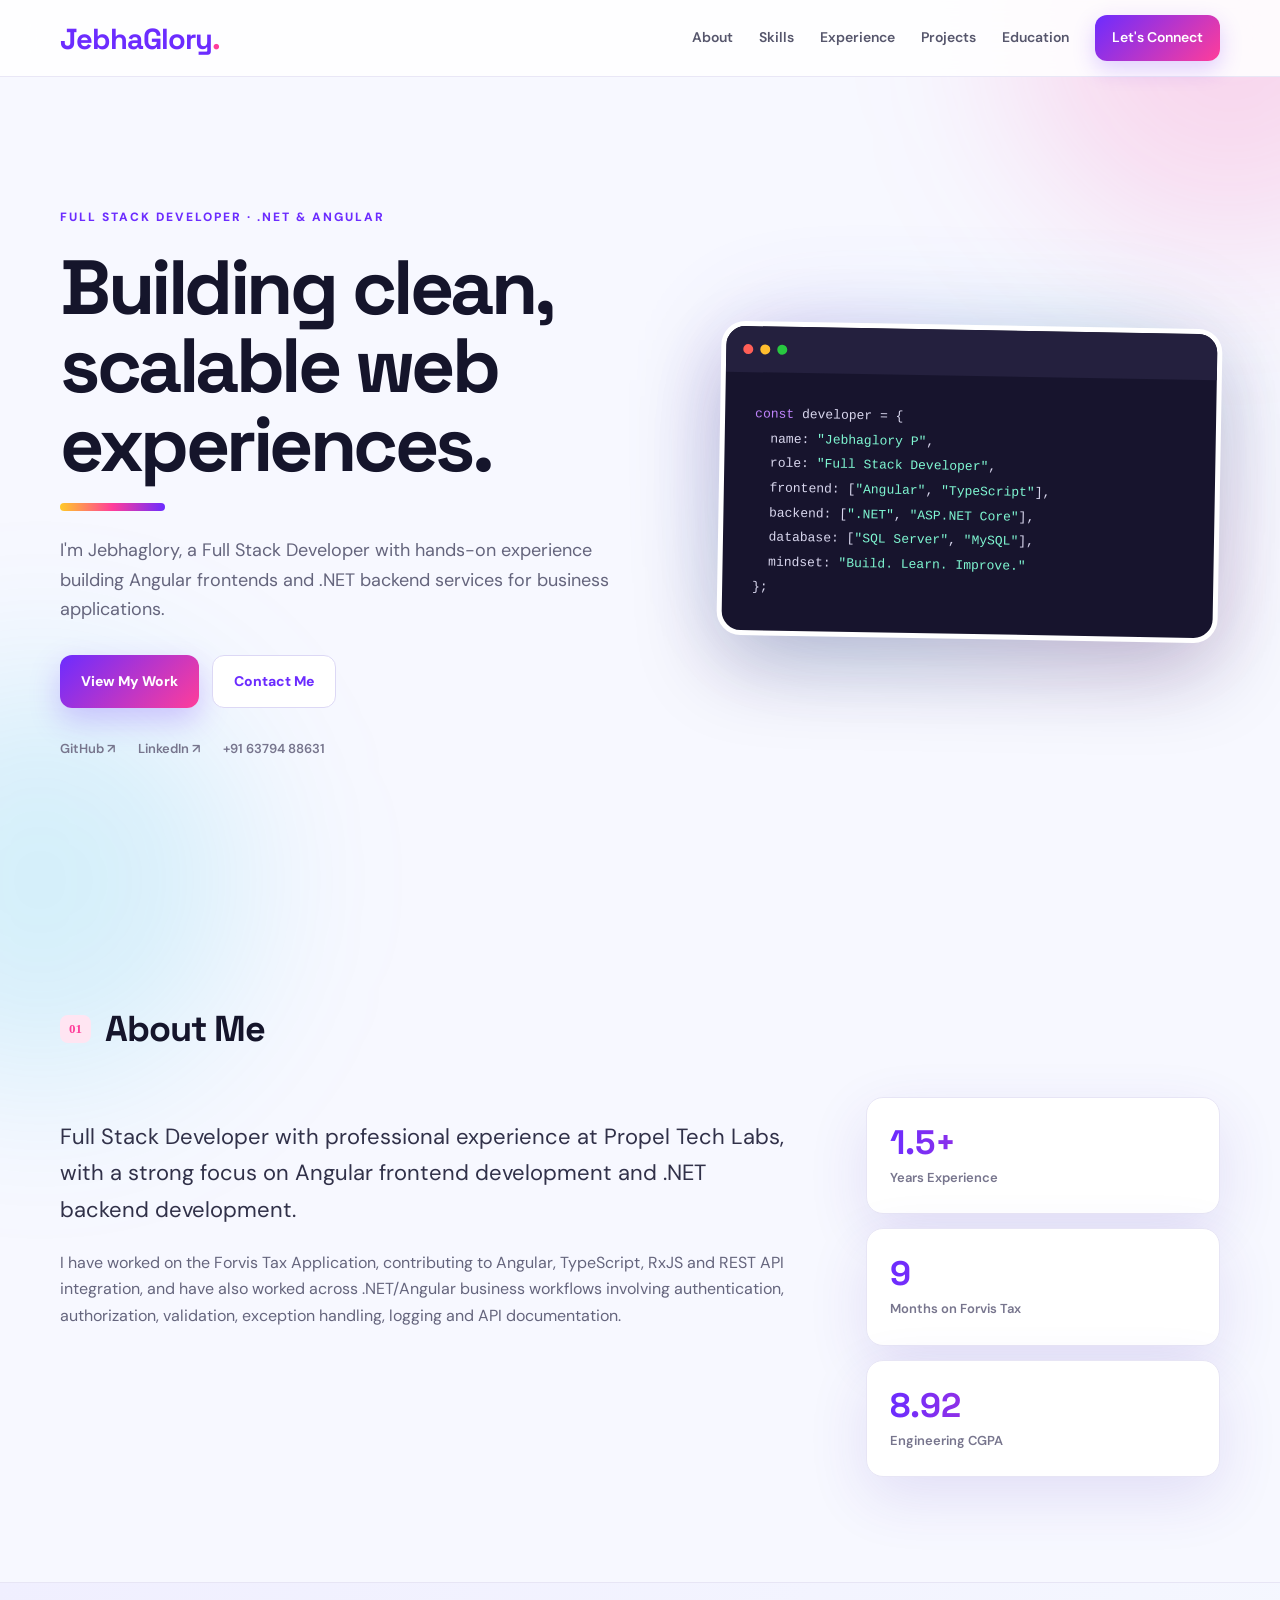
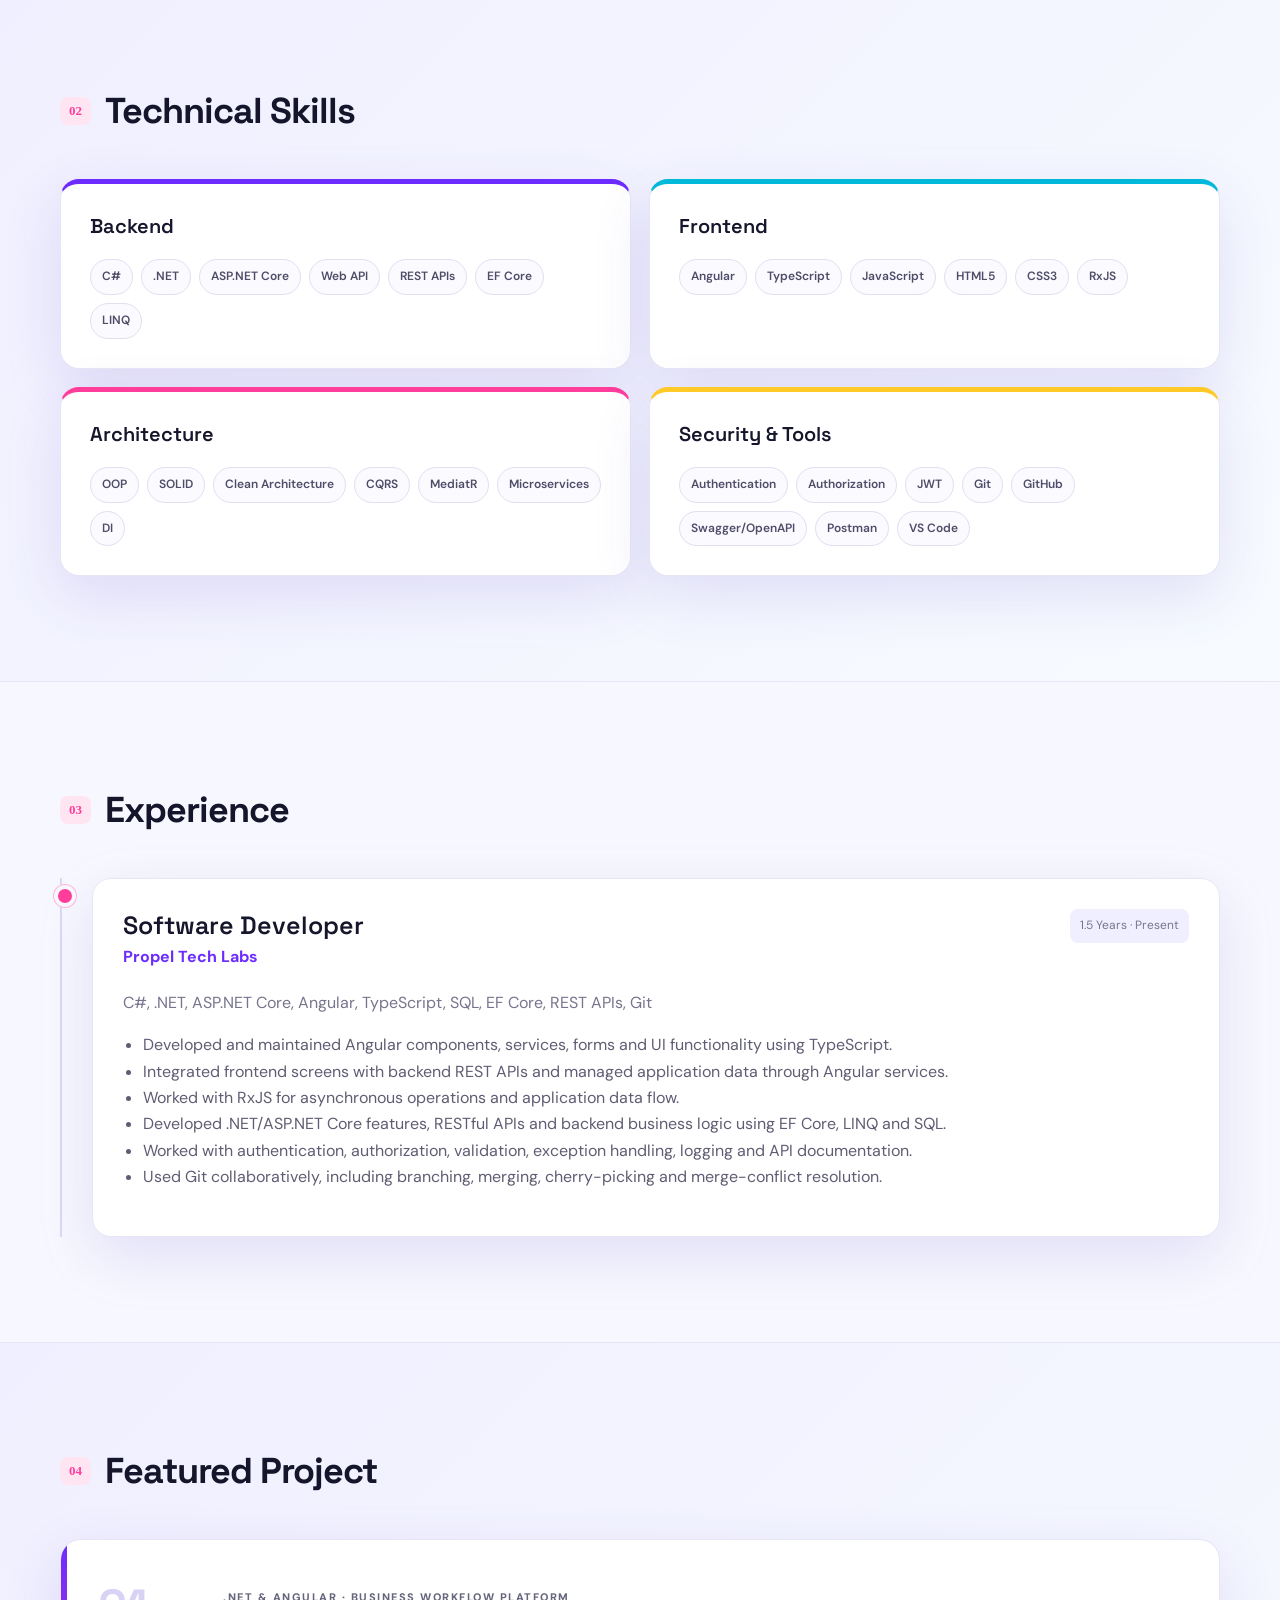
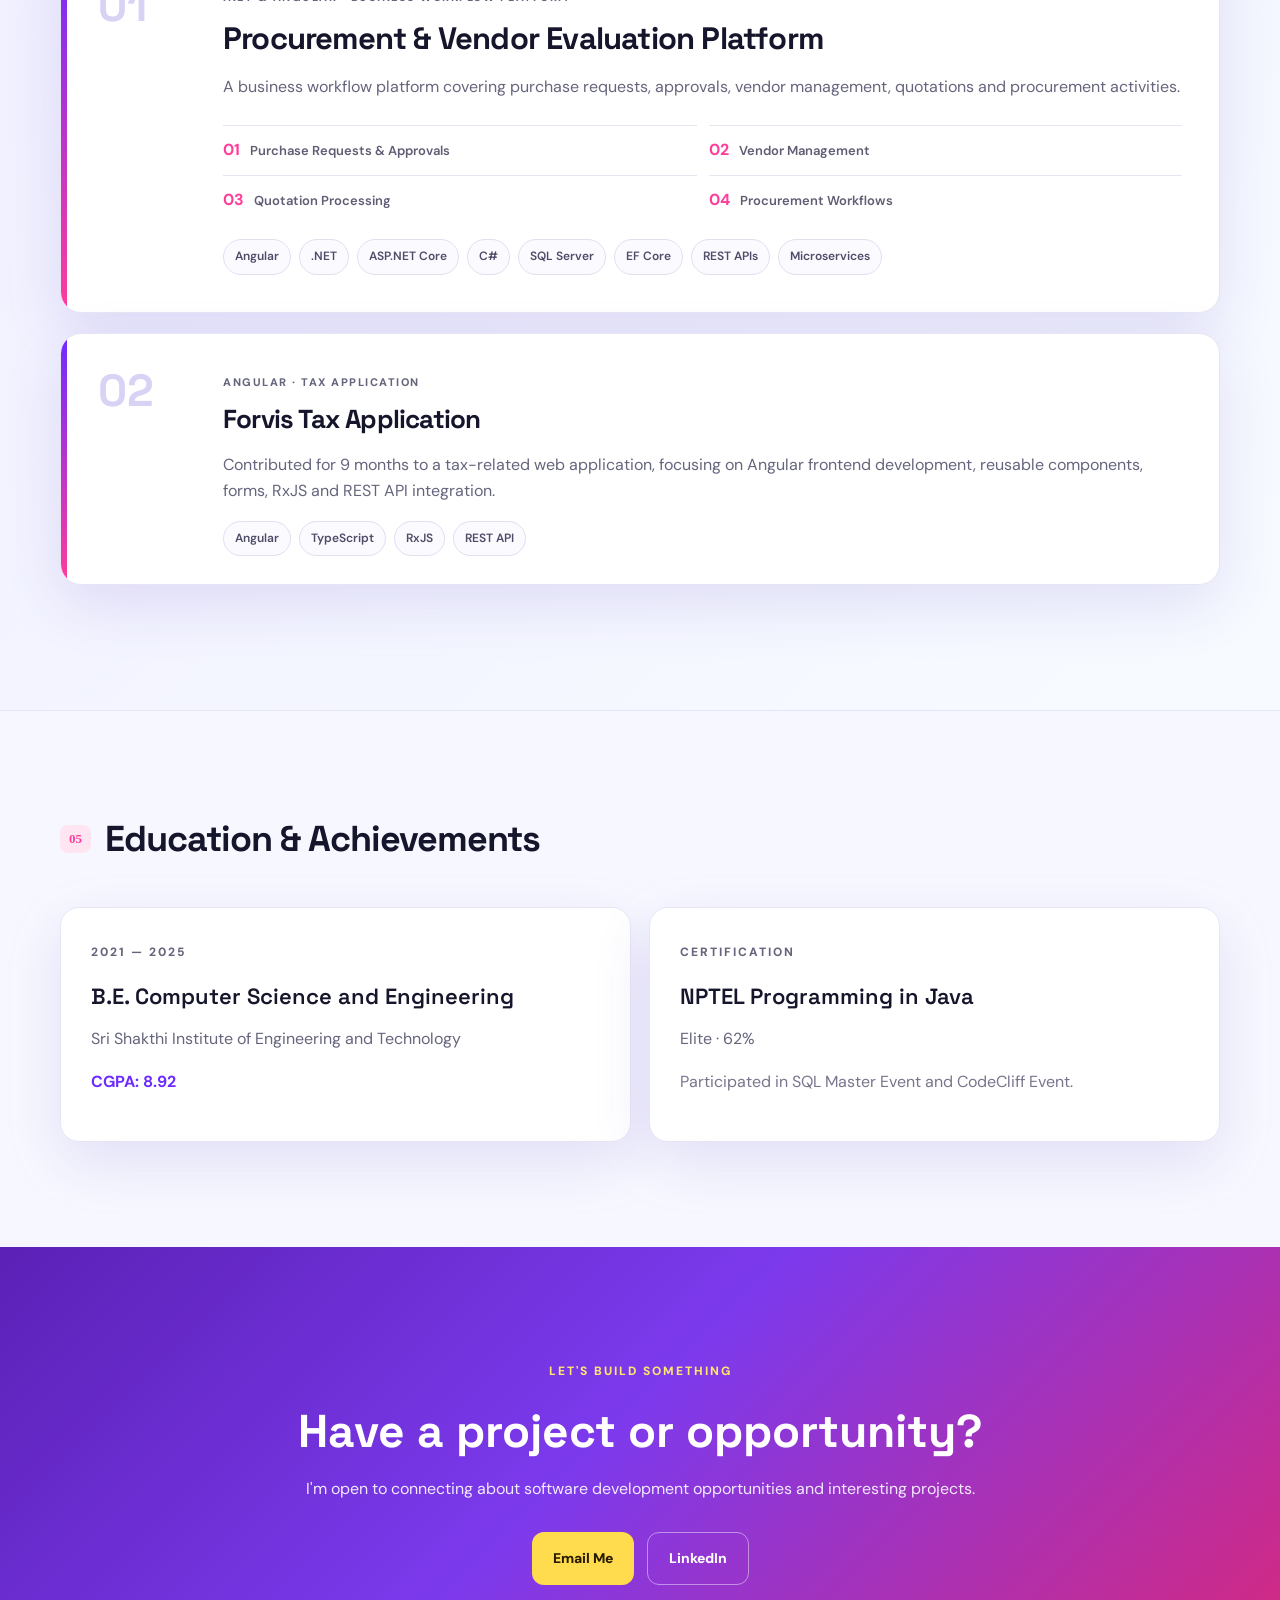
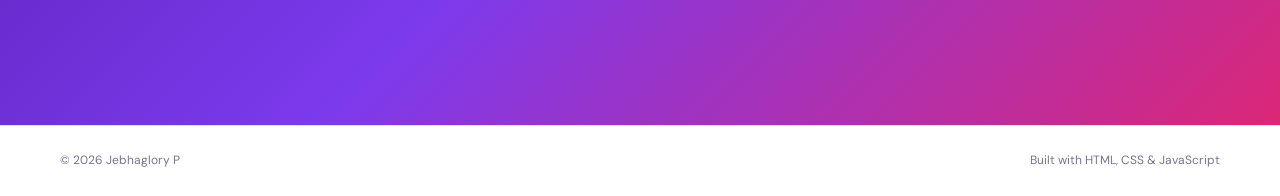
<file: index.html>
<!DOCTYPE html>
<html lang="en">
<head>
  <meta charset="UTF-8" />
  <meta name="viewport" content="width=device-width, initial-scale=1.0" />
  <meta name="description" content="Jebhaglory P — Full Stack Developer specializing in .NET and Angular." />
  <title>Jebhaglory P | Full Stack Developer</title>
  <link rel="preconnect" href="https://fonts.googleapis.com">
  <link rel="preconnect" href="https://fonts.gstatic.com" crossorigin>
  <link href="https://fonts.googleapis.com/css2?family=Inter:wght@400;500;600;700;800&family=Space+Grotesk:wght@500;600;700&display=swap" rel="stylesheet">
  <style>
@import url('https://fonts.googleapis.com/css2?family=DM+Sans:wght@400;500;600;700&family=Space+Grotesk:wght@500;600;700&display=swap');

:root{
  --bg:#f7f8ff; --surface:#fff; --text:#15152b; --muted:#65657d;
  --purple:#6c2cff; --cyan:#00b8d9; --pink:#ff3d9a; --yellow:#ffca28;
  --border:#e7e5f5; --shadow:0 20px 60px rgba(76,44,180,.12);
}
*{box-sizing:border-box}
html{scroll-behavior:smooth}
body{margin:0;font-family:"DM Sans",system-ui,sans-serif;background:var(--bg);color:var(--text);line-height:1.65;overflow-x:hidden}
body:before,body:after{content:"";position:fixed;border-radius:50%;pointer-events:none;z-index:-1;filter:blur(85px)}
body:before{width:420px;height:420px;top:-180px;right:-160px;background:rgba(255,61,154,.18)}
body:after{width:400px;height:400px;bottom:-180px;left:-160px;background:rgba(0,184,217,.14)}
a{text-decoration:none;color:inherit}
.container{width:min(1160px,92%);margin:auto}

.nav-wrap{position:sticky;top:0;z-index:50;background:rgba(255,255,255,.86);backdrop-filter:blur(18px);border-bottom:1px solid rgba(231,229,245,.9)}
.nav{height:76px;display:flex;align-items:center;justify-content:space-between}
.logo{font:700 29px "Space Grotesk";color:var(--purple);letter-spacing:-1px}.logo span{color:var(--pink)}
.nav-links{display:flex;align-items:center;gap:26px;font-size:14px;font-weight:600;color:#56566c}
.nav-links a{transition:.2s}.nav-links a:hover{color:var(--purple)}
.nav-cta{color:#fff!important;background:linear-gradient(135deg,var(--purple),var(--pink));padding:11px 17px;border-radius:12px;box-shadow:0 8px 22px rgba(108,44,255,.22)}
.menu-btn{display:none;background:none;border:0;color:var(--text);font-size:25px}

.hero{min-height:calc(100vh - 76px);display:grid;grid-template-columns:1.08fr .92fr;gap:70px;align-items:center;padding:70px 0 85px}
.eyebrow{display:inline-block;margin:0 0 12px;font-size:12px;letter-spacing:2px;font-weight:800;color:var(--purple)}
.hero h1{font:700 clamp(46px,6vw,78px)/1.02 "Space Grotesk";letter-spacing:-3.5px;margin:8px 0 25px;max-width:780px}
.hero h1:after{content:"";display:block;width:105px;height:8px;margin-top:20px;border-radius:20px;background:linear-gradient(90deg,var(--yellow),var(--pink),var(--purple))}
.hero-text{font-size:18px;color:var(--muted);max-width:650px}
.hero-actions{display:flex;gap:13px;margin:30px 0}
.btn{display:inline-flex;align-items:center;justify-content:center;padding:14px 21px;border-radius:12px;font-weight:800;font-size:14px;transition:.2s}
.btn:hover{transform:translateY(-3px)}
.primary{color:#fff;background:linear-gradient(135deg,var(--purple),var(--pink));box-shadow:0 12px 30px rgba(108,44,255,.25)}
.secondary{color:var(--purple);background:#fff;border:1px solid #dcd8f5}
.quick-links{display:flex;gap:23px;flex-wrap:wrap;color:#77758d;font-size:13px;font-weight:600}.quick-links a:hover{color:var(--pink)}

.hero-card{position:relative}.glow{position:absolute;inset:5%;background:linear-gradient(135deg,rgba(108,44,255,.35),rgba(0,184,217,.25),rgba(255,61,154,.28));filter:blur(60px);opacity:.7}
.code-card{position:relative;background:#17142d;border-radius:24px;overflow:hidden;box-shadow:0 30px 80px rgba(34,20,86,.25);transform:rotate(1deg);border:5px solid #fff}
.code-top{height:46px;display:flex;gap:7px;align-items:center;padding:0 17px;background:#24203e}
.code-top span{width:10px;height:10px;border-radius:50%}.code-top span:nth-child(1){background:#ff5f57}.code-top span:nth-child(2){background:#ffbd2e}.code-top span:nth-child(3){background:#28c840}
.code-card pre{margin:0;padding:30px;font:13px/1.9 ui-monospace,SFMono-Regular,Consolas,monospace;color:#d9d7ee;white-space:pre-wrap}.kw{color:#c084fc}.str{color:#7ff7d2}

.section{padding:105px 0}.section-alt{background:linear-gradient(135deg,#f0efff 0%,#f7fbff 100%);border-top:1px solid var(--border);border-bottom:1px solid var(--border)}
.section-heading{display:flex;align-items:center;gap:14px;margin-bottom:45px}.section-heading span{color:var(--pink);font:800 13px ui-monospace;background:#ffe5f2;padding:6px 9px;border-radius:8px}.section-heading h2{font:700 36px "Space Grotesk";margin:0;letter-spacing:-1px}
.about-grid{display:grid;grid-template-columns:1.35fr .65fr;gap:70px}.about-grid p{color:var(--muted)}.about-grid .lead{font-size:22px;color:#313149}
.stats{display:grid;grid-template-columns:1fr;gap:14px}.stat{padding:23px;border-radius:17px;background:#fff;border:1px solid var(--border);box-shadow:var(--shadow)}
.stat strong{display:block;font:700 34px "Space Grotesk";background:linear-gradient(90deg,var(--purple),var(--pink));-webkit-background-clip:text;background-clip:text;color:transparent}.stat span{font-size:13px;color:#77758d;font-weight:600}

.skill-grid{display:grid;grid-template-columns:repeat(2,1fr);gap:18px}.skill-card{padding:29px;border-radius:19px;background:#fff;border:1px solid var(--border);box-shadow:var(--shadow);transition:.2s}.skill-card:hover{transform:translateY(-5px);border-color:#cfc8fa}
.skill-card:nth-child(1){border-top:5px solid var(--purple)}.skill-card:nth-child(2){border-top:5px solid var(--cyan)}.skill-card:nth-child(3){border-top:5px solid var(--pink)}.skill-card:nth-child(4){border-top:5px solid var(--yellow)}
.skill-card h3{margin-top:0;font:600 20px "Space Grotesk"}.tags{display:flex;flex-wrap:wrap;gap:8px}.tags span{font-size:12px;color:#4f4c68;border:1px solid #e1dff0;padding:7px 11px;border-radius:999px;background:#fafaff;font-weight:600}

.timeline{border-left:2px solid #dcd8f5;padding-left:30px}.timeline-item{position:relative}.timeline-dot{position:absolute;left:-38px;top:7px;width:14px;height:14px;border-radius:50%;background:var(--pink);border:4px solid var(--bg);box-sizing:content-box;box-shadow:0 0 0 1px #ffb5d8}
.timeline-content{background:#fff;border:1px solid var(--border);padding:30px;border-radius:19px;box-shadow:var(--shadow)}.role-head{display:flex;justify-content:space-between;gap:20px;align-items:start}.role-head h3{font:600 25px "Space Grotesk";margin:0}.role-head p{margin:3px 0;color:var(--purple);font-weight:700}.role-head>span{font-size:12px;color:#77758d;background:#f0efff;padding:7px 10px;border-radius:8px;white-space:nowrap}.muted{color:#77758d!important}.timeline-content ul{color:#5f5d73;padding-left:20px}

.project-card{display:grid;grid-template-columns:100px 1fr;gap:25px;padding:37px;border-radius:21px;background:#fff;border:1px solid var(--border);box-shadow:var(--shadow);margin-bottom:20px;overflow:hidden;position:relative}
.project-card:before{content:"";position:absolute;left:0;top:0;bottom:0;width:6px;background:linear-gradient(var(--purple),var(--pink))}
.project-card:nth-of-type(3):before{background:linear-gradient(var(--cyan),var(--purple))}
.project-number{font:700 45px "Space Grotesk";color:#d8d3f5}.project-label{font-size:11px;letter-spacing:1.5px;color:var(--purple);font-weight:800}.project-body h3{font:700 31px "Space Grotesk";margin:6px 0 12px;letter-spacing:-.8px}.project-body>p{color:var(--muted)}
.project-features{display:grid;grid-template-columns:repeat(2,1fr);gap:12px;margin:25px 0}.project-features div{border-top:1px solid #e8e5f3;padding-top:11px}.project-features strong{color:var(--pink);margin-right:10px}.project-features span{font-size:13px;color:#5f5d73;font-weight:600}.secondary-project{padding-top:28px;padding-bottom:28px}.secondary-project .project-body h3{font-size:26px}

.edu-grid{display:grid;grid-template-columns:1fr 1fr;gap:18px}.edu-card{padding:30px;border-radius:19px;background:#fff;border:1px solid var(--border);box-shadow:var(--shadow)}.edu-card h3{font:600 22px "Space Grotesk";margin:7px 0}.edu-card p{color:var(--muted)}.edu-card strong{color:var(--purple)}
.contact-section{padding:110px 0;background:linear-gradient(135deg,#5b21b6 0%,#7c3aed 45%,#db2777 100%);color:#fff}.contact-box{text-align:center}.contact-box .eyebrow{color:#ffe66d}.contact-box h2{font:700 46px "Space Grotesk";margin:8px 0}.contact-box>p:not(.eyebrow){color:#f2eaff}.contact-box .hero-actions{justify-content:center}.contact-box .primary{background:#ffdc4d;color:#281b00;box-shadow:none}.contact-box .secondary{background:transparent;color:#fff;border-color:rgba(255,255,255,.45)}
footer{border-top:1px solid #dedbed;background:#fff;color:#77758d;font-size:12px}.footer-inner{height:70px;display:flex;justify-content:space-between;align-items:center}

@media(max-width:800px){
.nav-links{display:none;position:absolute;top:76px;left:0;right:0;background:#fff;padding:20px;flex-direction:column;align-items:flex-start;border-bottom:1px solid var(--border)}.nav-links.open{display:flex}.menu-btn{display:block}
.hero{grid-template-columns:1fr;gap:25px;padding-top:55px}.hero h1{letter-spacing:-2px}.about-grid,.skill-grid,.edu-grid{grid-template-columns:1fr}.stats{grid-template-columns:repeat(3,1fr)}
.project-card{grid-template-columns:1fr}.project-number{display:none}.role-head{flex-direction:column}.project-features{grid-template-columns:1fr}
}
@media(max-width:520px){.stats{grid-template-columns:1fr}.hero-actions{flex-wrap:wrap}.hero h1{font-size:45px}.section{padding:75px 0}.contact-box h2{font-size:36px}}

.reveal{opacity:0;transform:translateY(18px);transition:opacity .65s ease,transform .65s ease}.reveal.visible{opacity:1;transform:translateY(0)}

</style>
</head>
<body>
  <header class="nav-wrap">
    <nav class="nav container">
      <a class="logo" href="#home">JebhaGlory<span>.</span></a>
      <button class="menu-btn" aria-label="Toggle menu">☰</button>
      <div class="nav-links">
        <a href="#about">About</a>
        <a href="#skills">Skills</a>
        <a href="#experience">Experience</a>
        <a href="#projects">Projects</a>
        <a href="#education">Education</a>
        <a class="nav-cta" href="mailto:jebhaglory.p@gmail.com">Let's Connect</a>
      </div>
    </nav>
  </header>

  <main id="home">
    <section class="hero container">
      <div class="hero-copy">
        <p class="eyebrow">FULL STACK DEVELOPER · .NET & ANGULAR</p>
        <h1>Building clean, scalable web experiences.</h1>
        <p class="hero-text">
          I'm Jebhaglory, a Full Stack Developer with hands-on experience building
          Angular frontends and .NET backend services for business applications.
        </p>
        <div class="hero-actions">
          <a class="btn primary" href="#projects">View My Work</a>
          <a class="btn secondary" href="mailto:jebhaglory.p@gmail.com">Contact Me</a>
        </div>
        <div class="quick-links">
          <a href="https://github.com/Jebhaglory" target="_blank" rel="noopener">GitHub ↗</a>
          <a href="https://linkedin.com/in/jebha-glory-a1490b236" target="_blank" rel="noopener">LinkedIn ↗</a>
          <a href="tel:+916379488631">+91 63794 88631</a>
        </div>
      </div>
      <div class="hero-card">
        <div class="glow"></div>
        <div class="code-card">
          <div class="code-top"><span></span><span></span><span></span></div>
          <pre><code><span class="kw">const</span> developer = {
  name: <span class="str">"Jebhaglory P"</span>,
  role: <span class="str">"Full Stack Developer"</span>,
  frontend: [<span class="str">"Angular"</span>, <span class="str">"TypeScript"</span>],
  backend: [<span class="str">".NET"</span>, <span class="str">"ASP.NET Core"</span>],
  database: [<span class="str">"SQL Server"</span>, <span class="str">"MySQL"</span>],
  mindset: <span class="str">"Build. Learn. Improve."</span>
};</code></pre>
        </div>
      </div>
    </section>

    <section id="about" class="section container">
      <div class="section-heading">
        <span>01</span><h2>About Me</h2>
      </div>
      <div class="about-grid">
        <div>
          <p class="lead">
            Full Stack Developer with professional experience at Propel Tech Labs,
            with a strong focus on Angular frontend development and .NET backend development.
          </p>
          <p>
            I have worked on the Forvis Tax Application, contributing to Angular,
            TypeScript, RxJS and REST API integration, and have also worked across
            .NET/Angular business workflows involving authentication, authorization,
            validation, exception handling, logging and API documentation.
          </p>
        </div>
        <div class="stats">
          <div class="stat"><strong>1.5+</strong><span>Years Experience</span></div>
          <div class="stat"><strong>9</strong><span>Months on Forvis Tax</span></div>
          <div class="stat"><strong>8.92</strong><span>Engineering CGPA</span></div>
        </div>
      </div>
    </section>

    <section id="skills" class="section section-alt">
      <div class="container">
        <div class="section-heading"><span>02</span><h2>Technical Skills</h2></div>
        <div class="skill-grid">
          <article class="skill-card"><h3>Backend</h3><div class="tags"><span>C#</span><span>.NET</span><span>ASP.NET Core</span><span>Web API</span><span>REST APIs</span><span>EF Core</span><span>LINQ</span></div></article>
          <article class="skill-card"><h3>Frontend</h3><div class="tags"><span>Angular</span><span>TypeScript</span><span>JavaScript</span><span>HTML5</span><span>CSS3</span><span>RxJS</span></div></article>
          <article class="skill-card"><h3>Architecture</h3><div class="tags"><span>OOP</span><span>SOLID</span><span>Clean Architecture</span><span>CQRS</span><span>MediatR</span><span>Microservices</span><span>DI</span></div></article>
          <article class="skill-card"><h3>Security & Tools</h3><div class="tags"><span>Authentication</span><span>Authorization</span><span>JWT</span><span>Git</span><span>GitHub</span><span>Swagger/OpenAPI</span><span>Postman</span><span>VS Code</span></div></article>
        </div>
      </div>
    </section>

    <section id="experience" class="section container">
      <div class="section-heading"><span>03</span><h2>Experience</h2></div>
      <div class="timeline">
        <article class="timeline-item">
          <div class="timeline-dot"></div>
          <div class="timeline-content">
            <div class="role-head"><div><h3>Software Developer</h3><p>Propel Tech Labs</p></div><span>1.5 Years · Present</span></div>
            <p class="muted">C#, .NET, ASP.NET Core, Angular, TypeScript, SQL, EF Core, REST APIs, Git</p>
            <ul>
              <li>Developed and maintained Angular components, services, forms and UI functionality using TypeScript.</li>
              <li>Integrated frontend screens with backend REST APIs and managed application data through Angular services.</li>
              <li>Worked with RxJS for asynchronous operations and application data flow.</li>
              <li>Developed .NET/ASP.NET Core features, RESTful APIs and backend business logic using EF Core, LINQ and SQL.</li>
              <li>Worked with authentication, authorization, validation, exception handling, logging and API documentation.</li>
              <li>Used Git collaboratively, including branching, merging, cherry-picking and merge-conflict resolution.</li>
            </ul>
          </div>
        </article>
      </div>
    </section>

    <section id="projects" class="section section-alt">
      <div class="container">
        <div class="section-heading"><span>04</span><h2>Featured Project</h2></div>
        <article class="project-card">
          <div class="project-number">01</div>
          <div class="project-body">
            <p class="project-label">.NET & ANGULAR · BUSINESS WORKFLOW PLATFORM</p>
            <h3>Procurement & Vendor Evaluation Platform</h3>
            <p>
              A business workflow platform covering purchase requests, approvals,
              vendor management, quotations and procurement activities.
            </p>
            <div class="project-features">
              <div><strong>01</strong><span>Purchase Requests & Approvals</span></div>
              <div><strong>02</strong><span>Vendor Management</span></div>
              <div><strong>03</strong><span>Quotation Processing</span></div>
              <div><strong>04</strong><span>Procurement Workflows</span></div>
            </div>
            <div class="tags project-tags"><span>Angular</span><span>.NET</span><span>ASP.NET Core</span><span>C#</span><span>SQL Server</span><span>EF Core</span><span>REST APIs</span><span>Microservices</span></div>
          </div>
        </article>

        <article class="project-card secondary-project">
          <div class="project-number">02</div>
          <div class="project-body">
            <p class="project-label">ANGULAR · TAX APPLICATION</p>
            <h3>Forvis Tax Application</h3>
            <p>
              Contributed for 9 months to a tax-related web application, focusing on
              Angular frontend development, reusable components, forms, RxJS and REST API integration.
            </p>
            <div class="tags project-tags"><span>Angular</span><span>TypeScript</span><span>RxJS</span><span>REST API</span></div>
          </div>
        </article>
      </div>
    </section>

    <section id="education" class="section container">
      <div class="section-heading"><span>05</span><h2>Education & Achievements</h2></div>
      <div class="edu-grid">
        <div class="edu-card">
          <p class="eyebrow">2021 — 2025</p>
          <h3>B.E. Computer Science and Engineering</h3>
          <p>Sri Shakthi Institute of Engineering and Technology</p>
          <strong>CGPA: 8.92</strong>
        </div>
        <div class="edu-card">
          <p class="eyebrow">CERTIFICATION</p>
          <h3>NPTEL Programming in Java</h3>
          <p>Elite · 62%</p>
          <p class="muted">Participated in SQL Master Event and CodeCliff Event.</p>
        </div>
      </div>
    </section>

    <section class="contact-section">
      <div class="container contact-box">
        <p class="eyebrow">LET'S BUILD SOMETHING</p>
        <h2>Have a project or opportunity?</h2>
        <p>I'm open to connecting about software development opportunities and interesting projects.</p>
        <div class="hero-actions">
          <a class="btn primary" href="mailto:jebhaglory.p@gmail.com">Email Me</a>
          <a class="btn secondary" href="https://linkedin.com/in/jebha-glory-a1490b236" target="_blank" rel="noopener">LinkedIn</a>
        </div>
      </div>
    </section>
  </main>

  <footer>
    <div class="container footer-inner">
      <span>© <span id="year"></span> Jebhaglory P</span>
      <span>Built with HTML, CSS & JavaScript</span>
    </div>
  </footer>
    <script>
document.addEventListener("DOMContentLoaded", () => {
  const menuBtn = document.querySelector(".menu-btn");
  const navLinks = document.querySelector(".nav-links");

  // Mobile navigation
  menuBtn?.addEventListener("click", () => {
    navLinks?.classList.toggle("open");
  });

  // Close mobile menu after selecting a section
  document.querySelectorAll(".nav-links a").forEach(link => {
    link.addEventListener("click", () => navLinks?.classList.remove("open"));
  });

  // Dynamic footer year
  const year = document.getElementById("year");
  if (year) year.textContent = new Date().getFullYear();

  // Small reveal animation for sections/cards
  const revealItems = document.querySelectorAll(
    ".section-heading, .skill-card, .timeline-item, .project-card, .edu-card, .stat"
  );

  const observer = new IntersectionObserver((entries, obs) => {
    entries.forEach(entry => {
      if (entry.isIntersecting) {
        entry.target.classList.add("visible");
        obs.unobserve(entry.target);
      }
    });
  }, { threshold: 0.12 });

  revealItems.forEach(item => {
    item.classList.add("reveal");
    observer.observe(item);
  });
});

</script>
</body>
</html>
</file>
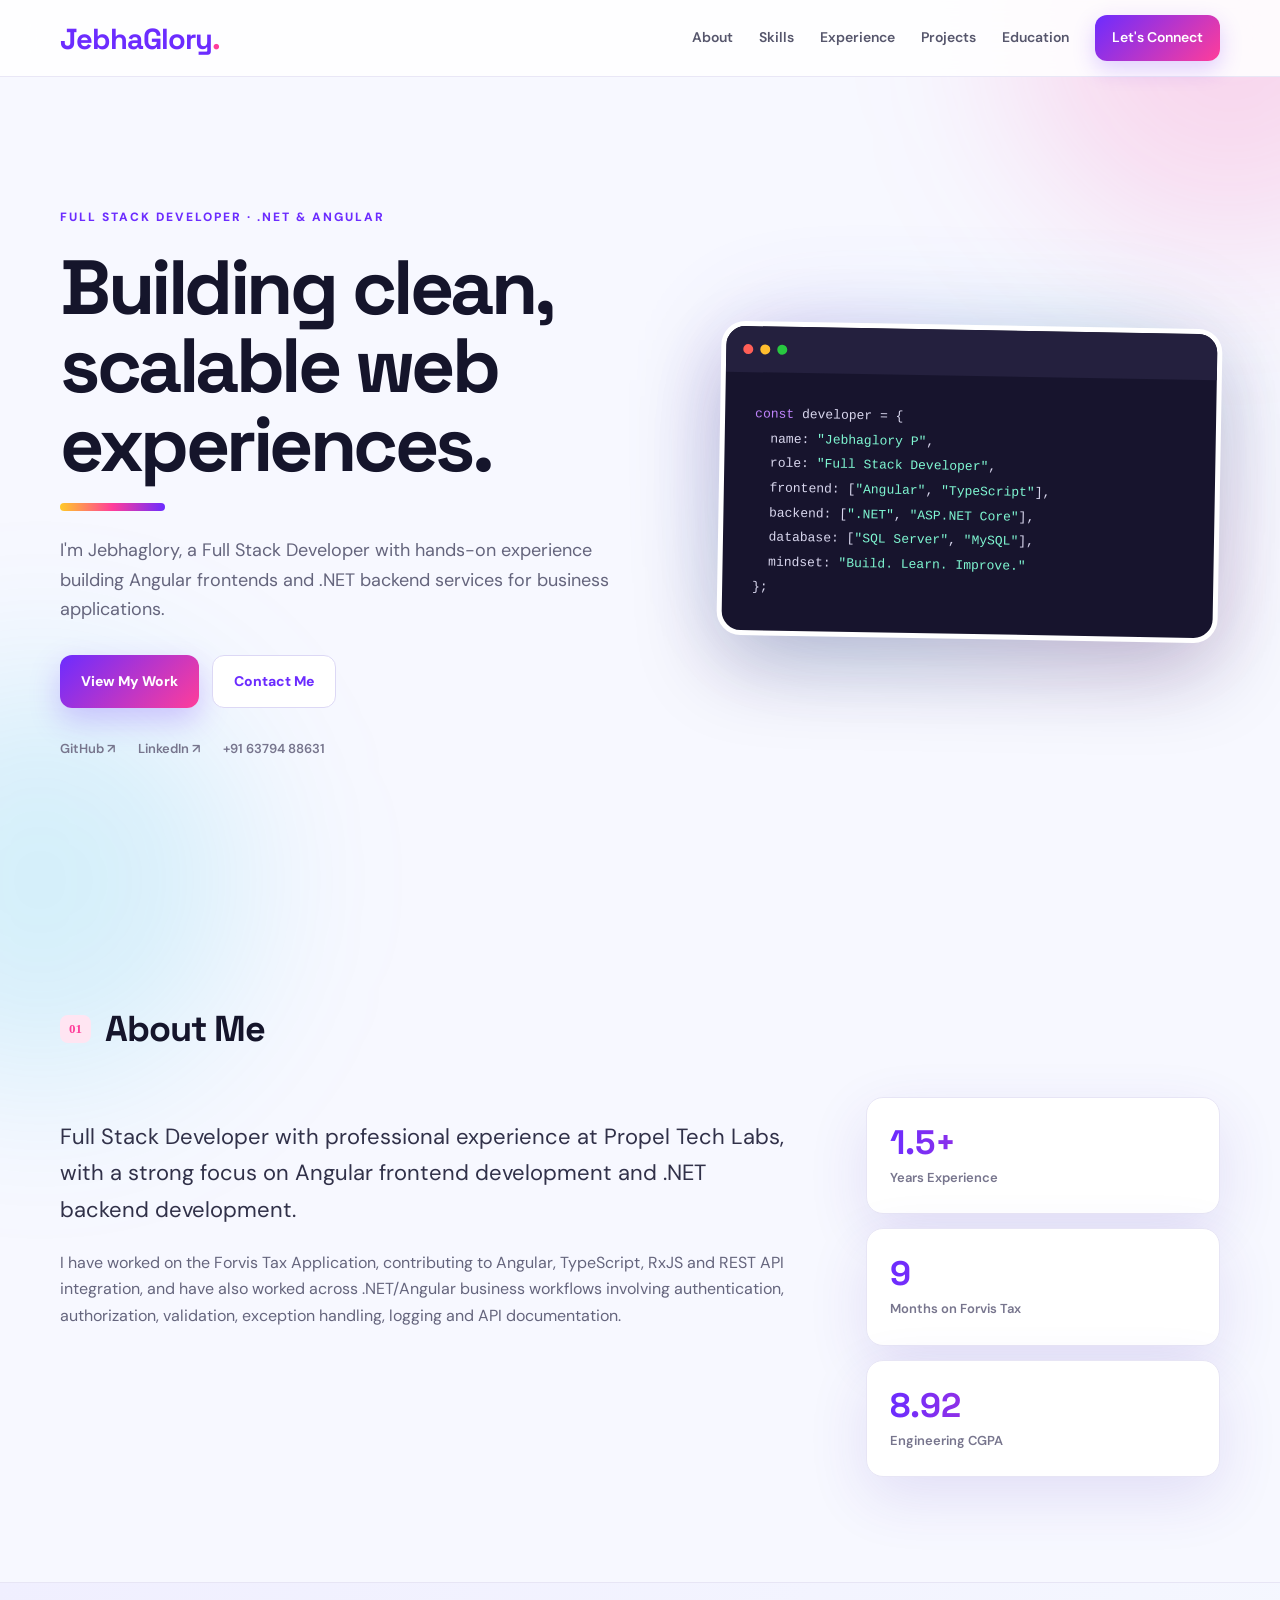
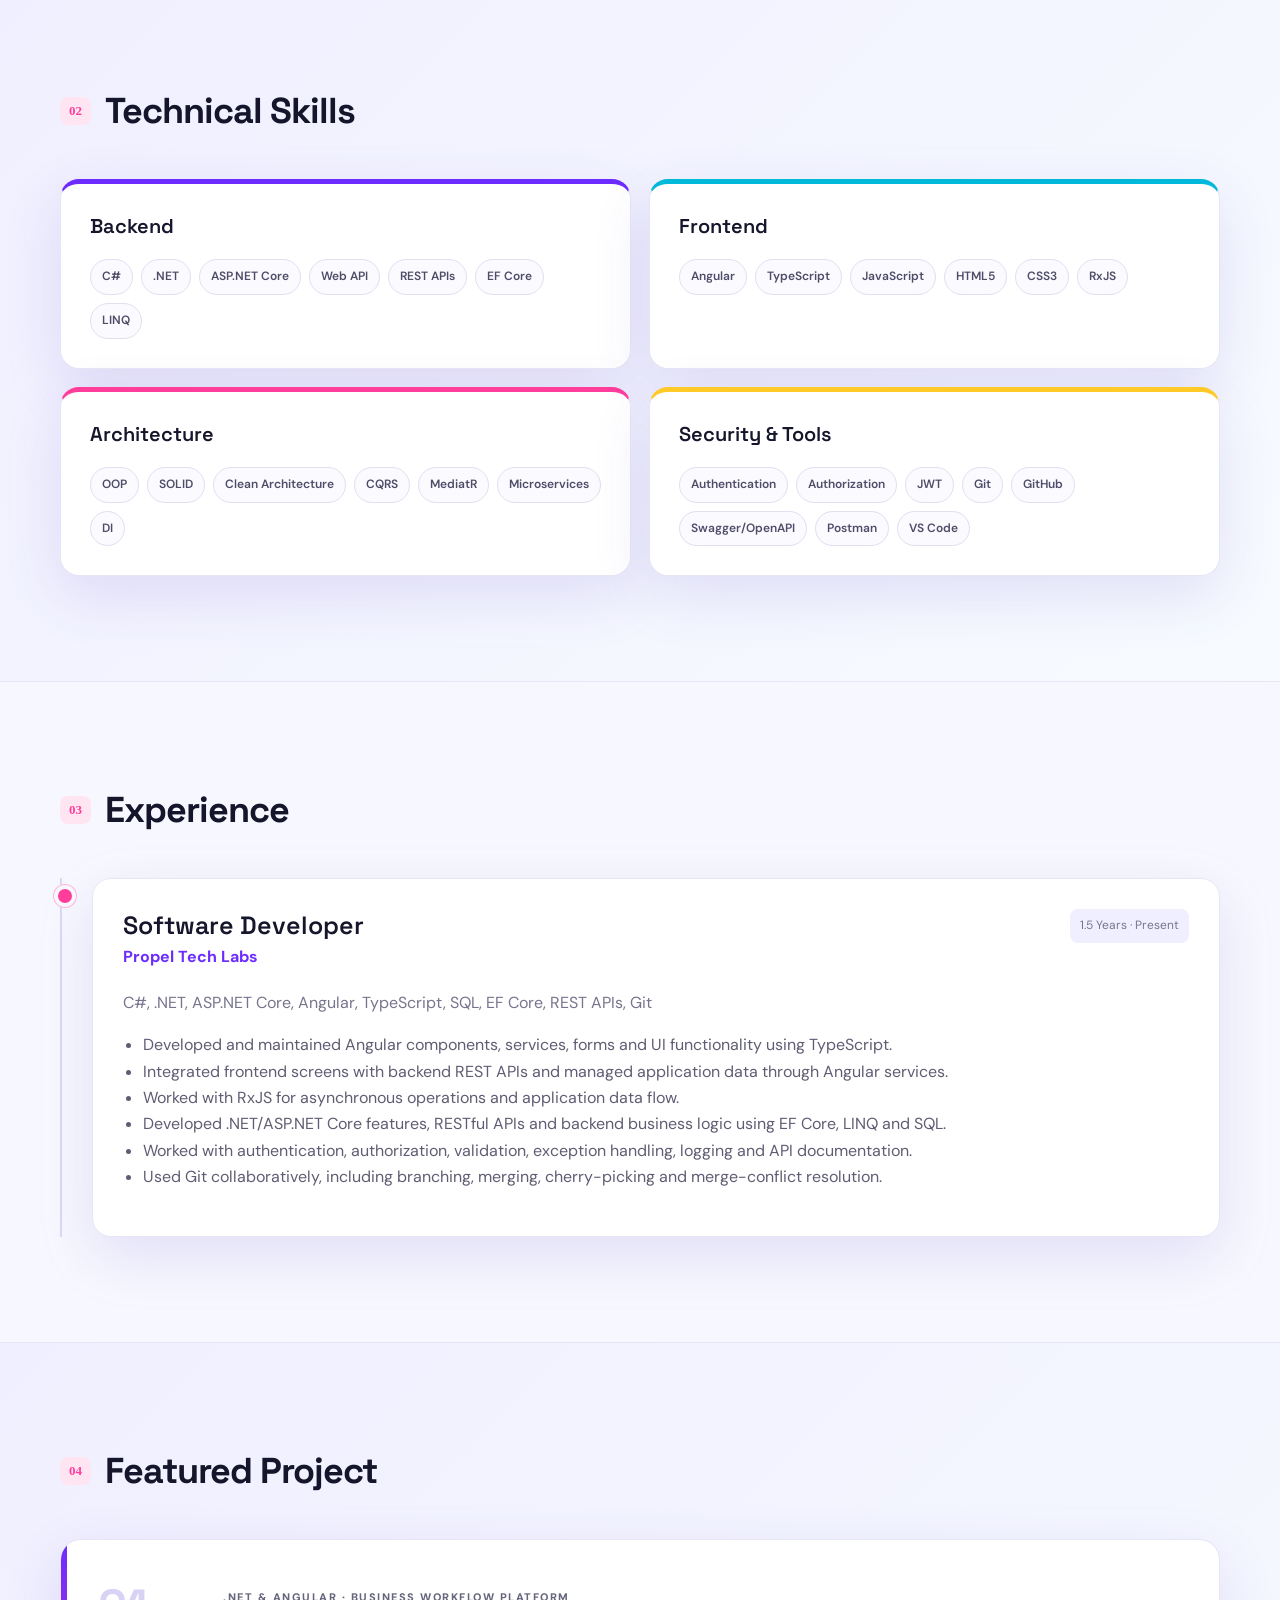
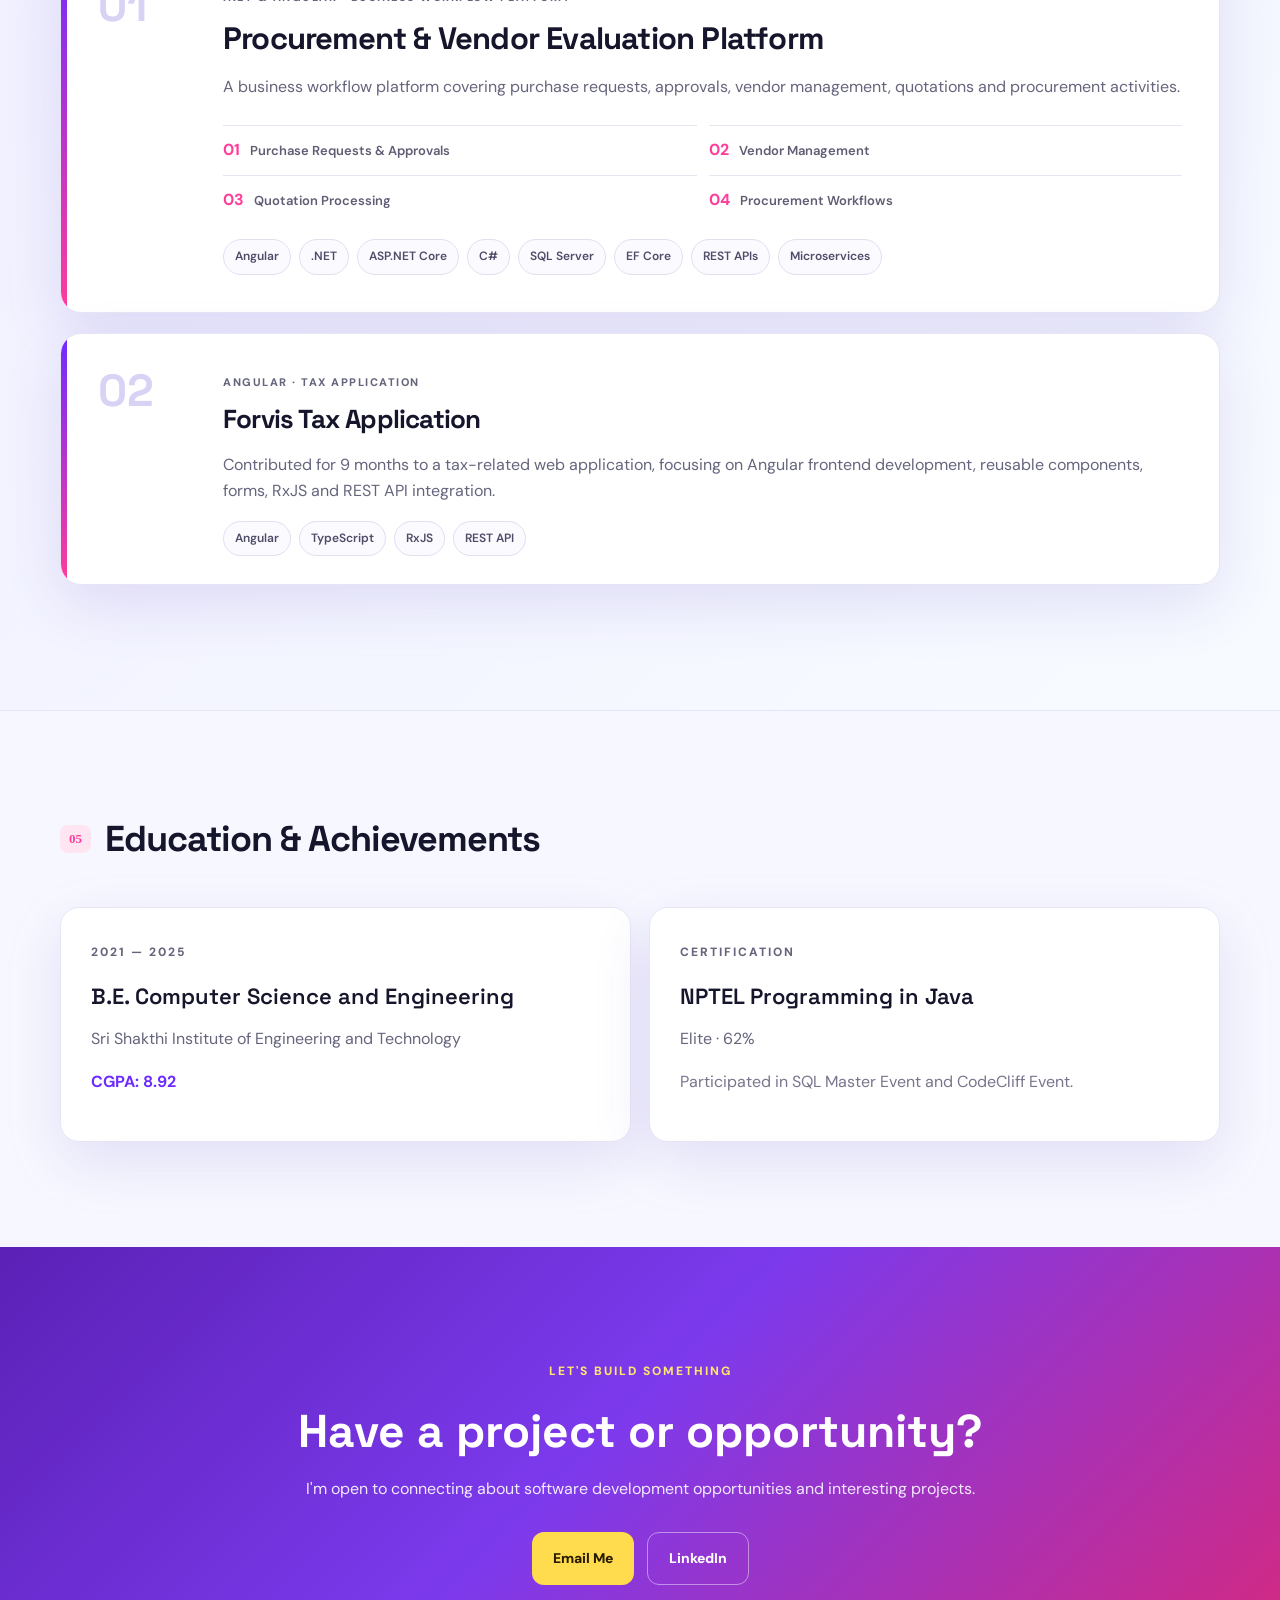
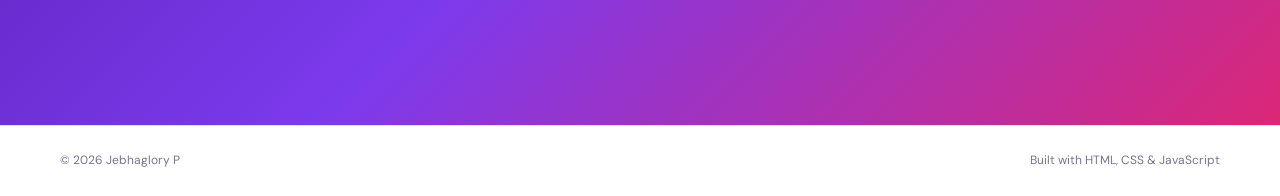
<file: Jebhaglory_Portfolio.html>
<!DOCTYPE html>
<html lang="en">
<head>
  <meta charset="UTF-8" />
  <meta name="viewport" content="width=device-width, initial-scale=1.0" />
  <meta name="description" content="Jebhaglory P — Full Stack Developer specializing in .NET and Angular." />
  <title>Jebhaglory P | Full Stack Developer</title>
  <link rel="preconnect" href="https://fonts.googleapis.com">
  <link rel="preconnect" href="https://fonts.gstatic.com" crossorigin>
  <link href="https://fonts.googleapis.com/css2?family=Inter:wght@400;500;600;700;800&family=Space+Grotesk:wght@500;600;700&display=swap" rel="stylesheet">
  <style>
@import url('https://fonts.googleapis.com/css2?family=DM+Sans:wght@400;500;600;700&family=Space+Grotesk:wght@500;600;700&display=swap');

:root{
  --bg:#f7f8ff; --surface:#fff; --text:#15152b; --muted:#65657d;
  --purple:#6c2cff; --cyan:#00b8d9; --pink:#ff3d9a; --yellow:#ffca28;
  --border:#e7e5f5; --shadow:0 20px 60px rgba(76,44,180,.12);
}
*{box-sizing:border-box}
html{scroll-behavior:smooth}
body{margin:0;font-family:"DM Sans",system-ui,sans-serif;background:var(--bg);color:var(--text);line-height:1.65;overflow-x:hidden}
body:before,body:after{content:"";position:fixed;border-radius:50%;pointer-events:none;z-index:-1;filter:blur(85px)}
body:before{width:420px;height:420px;top:-180px;right:-160px;background:rgba(255,61,154,.18)}
body:after{width:400px;height:400px;bottom:-180px;left:-160px;background:rgba(0,184,217,.14)}
a{text-decoration:none;color:inherit}
.container{width:min(1160px,92%);margin:auto}

.nav-wrap{position:sticky;top:0;z-index:50;background:rgba(255,255,255,.86);backdrop-filter:blur(18px);border-bottom:1px solid rgba(231,229,245,.9)}
.nav{height:76px;display:flex;align-items:center;justify-content:space-between}
.logo{font:700 29px "Space Grotesk";color:var(--purple);letter-spacing:-1px}.logo span{color:var(--pink)}
.nav-links{display:flex;align-items:center;gap:26px;font-size:14px;font-weight:600;color:#56566c}
.nav-links a{transition:.2s}.nav-links a:hover{color:var(--purple)}
.nav-cta{color:#fff!important;background:linear-gradient(135deg,var(--purple),var(--pink));padding:11px 17px;border-radius:12px;box-shadow:0 8px 22px rgba(108,44,255,.22)}
.menu-btn{display:none;background:none;border:0;color:var(--text);font-size:25px}

.hero{min-height:calc(100vh - 76px);display:grid;grid-template-columns:1.08fr .92fr;gap:70px;align-items:center;padding:70px 0 85px}
.eyebrow{display:inline-block;margin:0 0 12px;font-size:12px;letter-spacing:2px;font-weight:800;color:var(--purple)}
.hero h1{font:700 clamp(46px,6vw,78px)/1.02 "Space Grotesk";letter-spacing:-3.5px;margin:8px 0 25px;max-width:780px}
.hero h1:after{content:"";display:block;width:105px;height:8px;margin-top:20px;border-radius:20px;background:linear-gradient(90deg,var(--yellow),var(--pink),var(--purple))}
.hero-text{font-size:18px;color:var(--muted);max-width:650px}
.hero-actions{display:flex;gap:13px;margin:30px 0}
.btn{display:inline-flex;align-items:center;justify-content:center;padding:14px 21px;border-radius:12px;font-weight:800;font-size:14px;transition:.2s}
.btn:hover{transform:translateY(-3px)}
.primary{color:#fff;background:linear-gradient(135deg,var(--purple),var(--pink));box-shadow:0 12px 30px rgba(108,44,255,.25)}
.secondary{color:var(--purple);background:#fff;border:1px solid #dcd8f5}
.quick-links{display:flex;gap:23px;flex-wrap:wrap;color:#77758d;font-size:13px;font-weight:600}.quick-links a:hover{color:var(--pink)}

.hero-card{position:relative}.glow{position:absolute;inset:5%;background:linear-gradient(135deg,rgba(108,44,255,.35),rgba(0,184,217,.25),rgba(255,61,154,.28));filter:blur(60px);opacity:.7}
.code-card{position:relative;background:#17142d;border-radius:24px;overflow:hidden;box-shadow:0 30px 80px rgba(34,20,86,.25);transform:rotate(1deg);border:5px solid #fff}
.code-top{height:46px;display:flex;gap:7px;align-items:center;padding:0 17px;background:#24203e}
.code-top span{width:10px;height:10px;border-radius:50%}.code-top span:nth-child(1){background:#ff5f57}.code-top span:nth-child(2){background:#ffbd2e}.code-top span:nth-child(3){background:#28c840}
.code-card pre{margin:0;padding:30px;font:13px/1.9 ui-monospace,SFMono-Regular,Consolas,monospace;color:#d9d7ee;white-space:pre-wrap}.kw{color:#c084fc}.str{color:#7ff7d2}

.section{padding:105px 0}.section-alt{background:linear-gradient(135deg,#f0efff 0%,#f7fbff 100%);border-top:1px solid var(--border);border-bottom:1px solid var(--border)}
.section-heading{display:flex;align-items:center;gap:14px;margin-bottom:45px}.section-heading span{color:var(--pink);font:800 13px ui-monospace;background:#ffe5f2;padding:6px 9px;border-radius:8px}.section-heading h2{font:700 36px "Space Grotesk";margin:0;letter-spacing:-1px}
.about-grid{display:grid;grid-template-columns:1.35fr .65fr;gap:70px}.about-grid p{color:var(--muted)}.about-grid .lead{font-size:22px;color:#313149}
.stats{display:grid;grid-template-columns:1fr;gap:14px}.stat{padding:23px;border-radius:17px;background:#fff;border:1px solid var(--border);box-shadow:var(--shadow)}
.stat strong{display:block;font:700 34px "Space Grotesk";background:linear-gradient(90deg,var(--purple),var(--pink));-webkit-background-clip:text;background-clip:text;color:transparent}.stat span{font-size:13px;color:#77758d;font-weight:600}

.skill-grid{display:grid;grid-template-columns:repeat(2,1fr);gap:18px}.skill-card{padding:29px;border-radius:19px;background:#fff;border:1px solid var(--border);box-shadow:var(--shadow);transition:.2s}.skill-card:hover{transform:translateY(-5px);border-color:#cfc8fa}
.skill-card:nth-child(1){border-top:5px solid var(--purple)}.skill-card:nth-child(2){border-top:5px solid var(--cyan)}.skill-card:nth-child(3){border-top:5px solid var(--pink)}.skill-card:nth-child(4){border-top:5px solid var(--yellow)}
.skill-card h3{margin-top:0;font:600 20px "Space Grotesk"}.tags{display:flex;flex-wrap:wrap;gap:8px}.tags span{font-size:12px;color:#4f4c68;border:1px solid #e1dff0;padding:7px 11px;border-radius:999px;background:#fafaff;font-weight:600}

.timeline{border-left:2px solid #dcd8f5;padding-left:30px}.timeline-item{position:relative}.timeline-dot{position:absolute;left:-38px;top:7px;width:14px;height:14px;border-radius:50%;background:var(--pink);border:4px solid var(--bg);box-sizing:content-box;box-shadow:0 0 0 1px #ffb5d8}
.timeline-content{background:#fff;border:1px solid var(--border);padding:30px;border-radius:19px;box-shadow:var(--shadow)}.role-head{display:flex;justify-content:space-between;gap:20px;align-items:start}.role-head h3{font:600 25px "Space Grotesk";margin:0}.role-head p{margin:3px 0;color:var(--purple);font-weight:700}.role-head>span{font-size:12px;color:#77758d;background:#f0efff;padding:7px 10px;border-radius:8px;white-space:nowrap}.muted{color:#77758d!important}.timeline-content ul{color:#5f5d73;padding-left:20px}

.project-card{display:grid;grid-template-columns:100px 1fr;gap:25px;padding:37px;border-radius:21px;background:#fff;border:1px solid var(--border);box-shadow:var(--shadow);margin-bottom:20px;overflow:hidden;position:relative}
.project-card:before{content:"";position:absolute;left:0;top:0;bottom:0;width:6px;background:linear-gradient(var(--purple),var(--pink))}
.project-card:nth-of-type(3):before{background:linear-gradient(var(--cyan),var(--purple))}
.project-number{font:700 45px "Space Grotesk";color:#d8d3f5}.project-label{font-size:11px;letter-spacing:1.5px;color:var(--purple);font-weight:800}.project-body h3{font:700 31px "Space Grotesk";margin:6px 0 12px;letter-spacing:-.8px}.project-body>p{color:var(--muted)}
.project-features{display:grid;grid-template-columns:repeat(2,1fr);gap:12px;margin:25px 0}.project-features div{border-top:1px solid #e8e5f3;padding-top:11px}.project-features strong{color:var(--pink);margin-right:10px}.project-features span{font-size:13px;color:#5f5d73;font-weight:600}.secondary-project{padding-top:28px;padding-bottom:28px}.secondary-project .project-body h3{font-size:26px}

.edu-grid{display:grid;grid-template-columns:1fr 1fr;gap:18px}.edu-card{padding:30px;border-radius:19px;background:#fff;border:1px solid var(--border);box-shadow:var(--shadow)}.edu-card h3{font:600 22px "Space Grotesk";margin:7px 0}.edu-card p{color:var(--muted)}.edu-card strong{color:var(--purple)}
.contact-section{padding:110px 0;background:linear-gradient(135deg,#5b21b6 0%,#7c3aed 45%,#db2777 100%);color:#fff}.contact-box{text-align:center}.contact-box .eyebrow{color:#ffe66d}.contact-box h2{font:700 46px "Space Grotesk";margin:8px 0}.contact-box>p:not(.eyebrow){color:#f2eaff}.contact-box .hero-actions{justify-content:center}.contact-box .primary{background:#ffdc4d;color:#281b00;box-shadow:none}.contact-box .secondary{background:transparent;color:#fff;border-color:rgba(255,255,255,.45)}
footer{border-top:1px solid #dedbed;background:#fff;color:#77758d;font-size:12px}.footer-inner{height:70px;display:flex;justify-content:space-between;align-items:center}

@media(max-width:800px){
.nav-links{display:none;position:absolute;top:76px;left:0;right:0;background:#fff;padding:20px;flex-direction:column;align-items:flex-start;border-bottom:1px solid var(--border)}.nav-links.open{display:flex}.menu-btn{display:block}
.hero{grid-template-columns:1fr;gap:25px;padding-top:55px}.hero h1{letter-spacing:-2px}.about-grid,.skill-grid,.edu-grid{grid-template-columns:1fr}.stats{grid-template-columns:repeat(3,1fr)}
.project-card{grid-template-columns:1fr}.project-number{display:none}.role-head{flex-direction:column}.project-features{grid-template-columns:1fr}
}
@media(max-width:520px){.stats{grid-template-columns:1fr}.hero-actions{flex-wrap:wrap}.hero h1{font-size:45px}.section{padding:75px 0}.contact-box h2{font-size:36px}}

.reveal{opacity:0;transform:translateY(18px);transition:opacity .65s ease,transform .65s ease}.reveal.visible{opacity:1;transform:translateY(0)}

</style>
</head>
<body>
  <header class="nav-wrap">
    <nav class="nav container">
      <a class="logo" href="#home">JebhaGlory<span>.</span></a>
      <button class="menu-btn" aria-label="Toggle menu">☰</button>
      <div class="nav-links">
        <a href="#about">About</a>
        <a href="#skills">Skills</a>
        <a href="#experience">Experience</a>
        <a href="#projects">Projects</a>
        <a href="#education">Education</a>
        <a class="nav-cta" href="mailto:jebhaglory.p@gmail.com">Let's Connect</a>
      </div>
    </nav>
  </header>

  <main id="home">
    <section class="hero container">
      <div class="hero-copy">
        <p class="eyebrow">FULL STACK DEVELOPER · .NET & ANGULAR</p>
        <h1>Building clean, scalable web experiences.</h1>
        <p class="hero-text">
          I'm Jebhaglory, a Full Stack Developer with hands-on experience building
          Angular frontends and .NET backend services for business applications.
        </p>
        <div class="hero-actions">
          <a class="btn primary" href="#projects">View My Work</a>
          <a class="btn secondary" href="mailto:jebhaglory.p@gmail.com">Contact Me</a>
        </div>
        <div class="quick-links">
          <a href="https://github.com/Jebhaglory" target="_blank" rel="noopener">GitHub ↗</a>
          <a href="https://linkedin.com/in/jebha-glory-a1490b236" target="_blank" rel="noopener">LinkedIn ↗</a>
          <a href="tel:+916379488631">+91 63794 88631</a>
        </div>
      </div>
      <div class="hero-card">
        <div class="glow"></div>
        <div class="code-card">
          <div class="code-top"><span></span><span></span><span></span></div>
          <pre><code><span class="kw">const</span> developer = {
  name: <span class="str">"Jebhaglory P"</span>,
  role: <span class="str">"Full Stack Developer"</span>,
  frontend: [<span class="str">"Angular"</span>, <span class="str">"TypeScript"</span>],
  backend: [<span class="str">".NET"</span>, <span class="str">"ASP.NET Core"</span>],
  database: [<span class="str">"SQL Server"</span>, <span class="str">"MySQL"</span>],
  mindset: <span class="str">"Build. Learn. Improve."</span>
};</code></pre>
        </div>
      </div>
    </section>

    <section id="about" class="section container">
      <div class="section-heading">
        <span>01</span><h2>About Me</h2>
      </div>
      <div class="about-grid">
        <div>
          <p class="lead">
            Full Stack Developer with professional experience at Propel Tech Labs,
            with a strong focus on Angular frontend development and .NET backend development.
          </p>
          <p>
            I have worked on the Forvis Tax Application, contributing to Angular,
            TypeScript, RxJS and REST API integration, and have also worked across
            .NET/Angular business workflows involving authentication, authorization,
            validation, exception handling, logging and API documentation.
          </p>
        </div>
        <div class="stats">
          <div class="stat"><strong>1.5+</strong><span>Years Experience</span></div>
          <div class="stat"><strong>9</strong><span>Months on Forvis Tax</span></div>
          <div class="stat"><strong>8.92</strong><span>Engineering CGPA</span></div>
        </div>
      </div>
    </section>

    <section id="skills" class="section section-alt">
      <div class="container">
        <div class="section-heading"><span>02</span><h2>Technical Skills</h2></div>
        <div class="skill-grid">
          <article class="skill-card"><h3>Backend</h3><div class="tags"><span>C#</span><span>.NET</span><span>ASP.NET Core</span><span>Web API</span><span>REST APIs</span><span>EF Core</span><span>LINQ</span></div></article>
          <article class="skill-card"><h3>Frontend</h3><div class="tags"><span>Angular</span><span>TypeScript</span><span>JavaScript</span><span>HTML5</span><span>CSS3</span><span>RxJS</span></div></article>
          <article class="skill-card"><h3>Architecture</h3><div class="tags"><span>OOP</span><span>SOLID</span><span>Clean Architecture</span><span>CQRS</span><span>MediatR</span><span>Microservices</span><span>DI</span></div></article>
          <article class="skill-card"><h3>Security & Tools</h3><div class="tags"><span>Authentication</span><span>Authorization</span><span>JWT</span><span>Git</span><span>GitHub</span><span>Swagger/OpenAPI</span><span>Postman</span><span>VS Code</span></div></article>
        </div>
      </div>
    </section>

    <section id="experience" class="section container">
      <div class="section-heading"><span>03</span><h2>Experience</h2></div>
      <div class="timeline">
        <article class="timeline-item">
          <div class="timeline-dot"></div>
          <div class="timeline-content">
            <div class="role-head"><div><h3>Software Developer</h3><p>Propel Tech Labs</p></div><span>1.5 Years · Present</span></div>
            <p class="muted">C#, .NET, ASP.NET Core, Angular, TypeScript, SQL, EF Core, REST APIs, Git</p>
            <ul>
              <li>Developed and maintained Angular components, services, forms and UI functionality using TypeScript.</li>
              <li>Integrated frontend screens with backend REST APIs and managed application data through Angular services.</li>
              <li>Worked with RxJS for asynchronous operations and application data flow.</li>
              <li>Developed .NET/ASP.NET Core features, RESTful APIs and backend business logic using EF Core, LINQ and SQL.</li>
              <li>Worked with authentication, authorization, validation, exception handling, logging and API documentation.</li>
              <li>Used Git collaboratively, including branching, merging, cherry-picking and merge-conflict resolution.</li>
            </ul>
          </div>
        </article>
      </div>
    </section>

    <section id="projects" class="section section-alt">
      <div class="container">
        <div class="section-heading"><span>04</span><h2>Featured Project</h2></div>
        <article class="project-card">
          <div class="project-number">01</div>
          <div class="project-body">
            <p class="project-label">.NET & ANGULAR · BUSINESS WORKFLOW PLATFORM</p>
            <h3>Procurement & Vendor Evaluation Platform</h3>
            <p>
              A business workflow platform covering purchase requests, approvals,
              vendor management, quotations and procurement activities.
            </p>
            <div class="project-features">
              <div><strong>01</strong><span>Purchase Requests & Approvals</span></div>
              <div><strong>02</strong><span>Vendor Management</span></div>
              <div><strong>03</strong><span>Quotation Processing</span></div>
              <div><strong>04</strong><span>Procurement Workflows</span></div>
            </div>
            <div class="tags project-tags"><span>Angular</span><span>.NET</span><span>ASP.NET Core</span><span>C#</span><span>SQL Server</span><span>EF Core</span><span>REST APIs</span><span>Microservices</span></div>
          </div>
        </article>

        <article class="project-card secondary-project">
          <div class="project-number">02</div>
          <div class="project-body">
            <p class="project-label">ANGULAR · TAX APPLICATION</p>
            <h3>Forvis Tax Application</h3>
            <p>
              Contributed for 9 months to a tax-related web application, focusing on
              Angular frontend development, reusable components, forms, RxJS and REST API integration.
            </p>
            <div class="tags project-tags"><span>Angular</span><span>TypeScript</span><span>RxJS</span><span>REST API</span></div>
          </div>
        </article>
      </div>
    </section>

    <section id="education" class="section container">
      <div class="section-heading"><span>05</span><h2>Education & Achievements</h2></div>
      <div class="edu-grid">
        <div class="edu-card">
          <p class="eyebrow">2021 — 2025</p>
          <h3>B.E. Computer Science and Engineering</h3>
          <p>Sri Shakthi Institute of Engineering and Technology</p>
          <strong>CGPA: 8.92</strong>
        </div>
        <div class="edu-card">
          <p class="eyebrow">CERTIFICATION</p>
          <h3>NPTEL Programming in Java</h3>
          <p>Elite · 62%</p>
          <p class="muted">Participated in SQL Master Event and CodeCliff Event.</p>
        </div>
      </div>
    </section>

    <section class="contact-section">
      <div class="container contact-box">
        <p class="eyebrow">LET'S BUILD SOMETHING</p>
        <h2>Have a project or opportunity?</h2>
        <p>I'm open to connecting about software development opportunities and interesting projects.</p>
        <div class="hero-actions">
          <a class="btn primary" href="mailto:jebhaglory.p@gmail.com">Email Me</a>
          <a class="btn secondary" href="https://linkedin.com/in/jebha-glory-a1490b236" target="_blank" rel="noopener">LinkedIn</a>
        </div>
      </div>
    </section>
  </main>

  <footer>
    <div class="container footer-inner">
      <span>© <span id="year"></span> Jebhaglory P</span>
      <span>Built with HTML, CSS & JavaScript</span>
    </div>
  </footer>
    <script>
document.addEventListener("DOMContentLoaded", () => {
  const menuBtn = document.querySelector(".menu-btn");
  const navLinks = document.querySelector(".nav-links");

  // Mobile navigation
  menuBtn?.addEventListener("click", () => {
    navLinks?.classList.toggle("open");
  });

  // Close mobile menu after selecting a section
  document.querySelectorAll(".nav-links a").forEach(link => {
    link.addEventListener("click", () => navLinks?.classList.remove("open"));
  });

  // Dynamic footer year
  const year = document.getElementById("year");
  if (year) year.textContent = new Date().getFullYear();

  // Small reveal animation for sections/cards
  const revealItems = document.querySelectorAll(
    ".section-heading, .skill-card, .timeline-item, .project-card, .edu-card, .stat"
  );

  const observer = new IntersectionObserver((entries, obs) => {
    entries.forEach(entry => {
      if (entry.isIntersecting) {
        entry.target.classList.add("visible");
        obs.unobserve(entry.target);
      }
    });
  }, { threshold: 0.12 });

  revealItems.forEach(item => {
    item.classList.add("reveal");
    observer.observe(item);
  });
});

</script>
</body>
</html>
</file>
